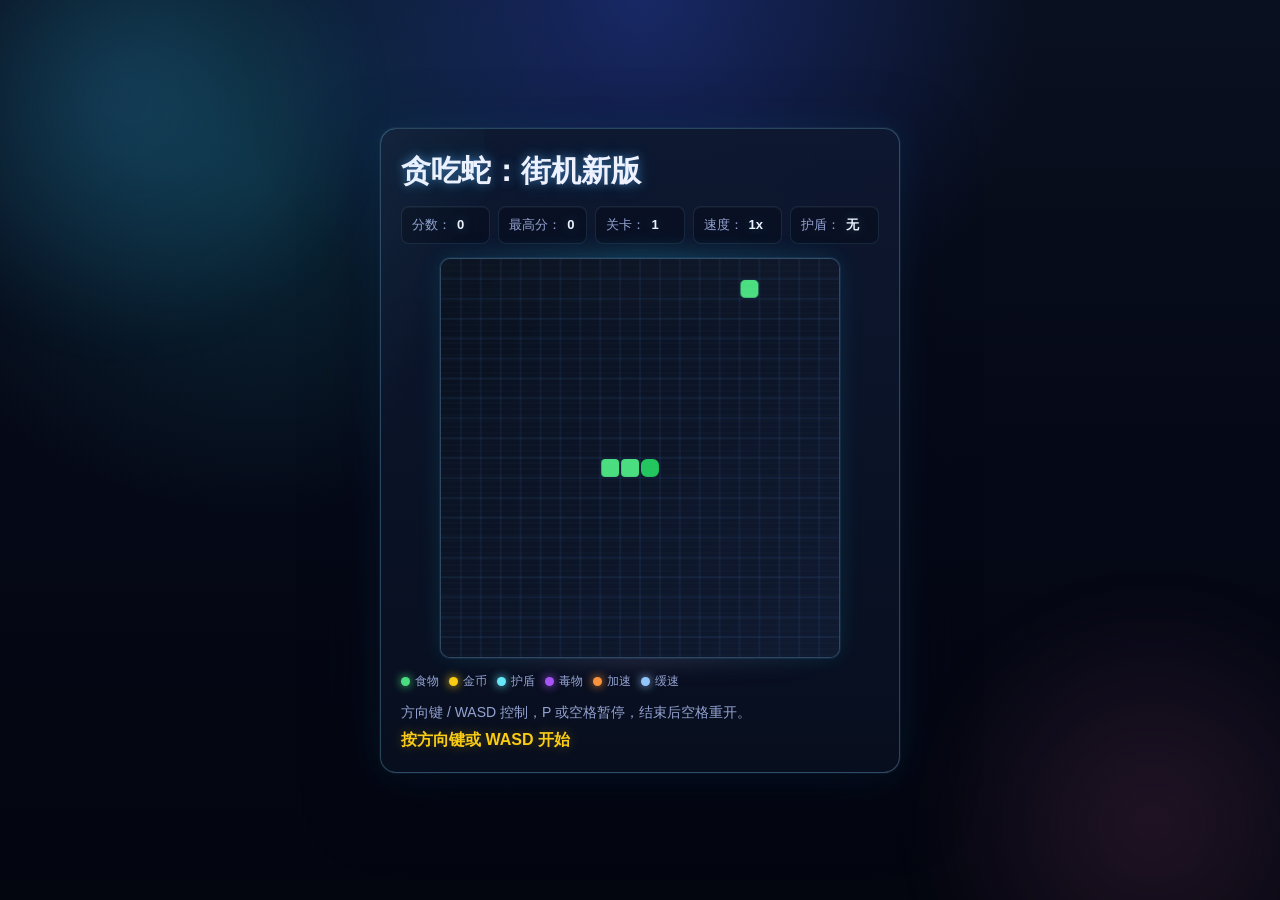
<file: demo/index.html>
<!doctype html>
<html lang="zh-CN">
  <head>
    <meta charset="UTF-8" />
    <meta name="viewport" content="width=device-width, initial-scale=1.0" />
    <title>贪吃蛇</title>
    <link rel="stylesheet" href="./style.css" />
  </head>
  <body>
    <div class="page-glow glow-a" aria-hidden="true"></div>
    <div class="page-glow glow-b" aria-hidden="true"></div>

    <main id="app" class="app">
      <h1>贪吃蛇：街机新版</h1>
      <!-- 分数面板会由脚本实时更新当前分数、关卡和状态。 -->
      <section id="panel" class="panel">
        <p>分数：<span id="score">0</span></p>
        <p>最高分：<span id="best">0</span></p>
        <p>关卡：<span id="level">1</span></p>
        <p>速度：<span id="speed">1x</span></p>
        <p>护盾：<span id="shield">无</span></p>
      </section>
      <div class="game-shell">
        <canvas id="game" width="400" height="400" aria-label="贪吃蛇游戏画布"></canvas>
        <div class="scanlines" aria-hidden="true"></div>
      </div>
      <div class="legend" aria-label="食物说明">
        <span><i class="dot normal"></i>食物</span>
        <span><i class="dot gold"></i>金币</span>
        <span><i class="dot shield"></i>护盾</span>
        <span><i class="dot poison"></i>毒物</span>
        <span><i class="dot boost"></i>加速</span>
        <span><i class="dot slow"></i>缓速</span>
      </div>
      <div class="touch-controls" aria-label="移动端方向键">
        <button type="button" data-dir="up" aria-label="向上">↑</button>
        <button type="button" data-dir="left" aria-label="向左">←</button>
        <button type="button" data-dir="down" aria-label="向下">↓</button>
        <button type="button" data-dir="right" aria-label="向右">→</button>
      </div>
      <p class="tips">方向键 / WASD 控制，P 或空格暂停，结束后空格重开。</p>
      <p id="status" class="status"></p>
    </main>

    <!-- 游戏逻辑独立放在脚本文件中，页面只保留基础结构。 -->
    <script src="./script.js"></script>
  </body>
</html>
</file>
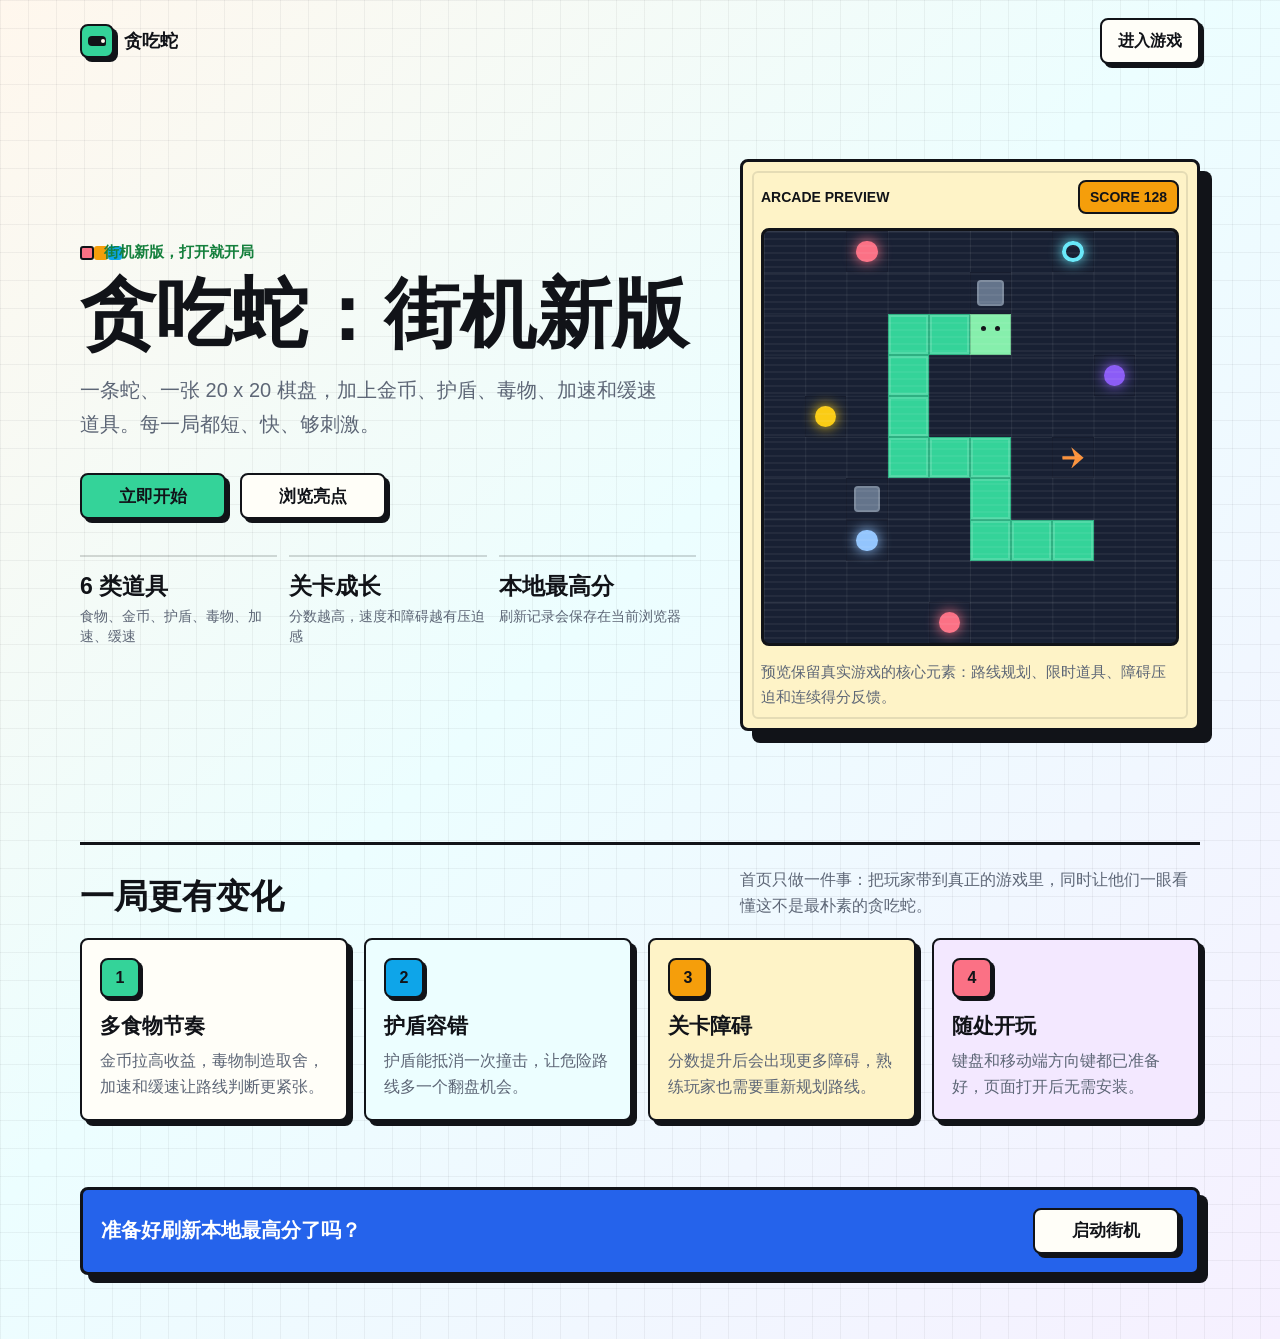
<file: hello.html>
<!-- create by zzm -->
<!doctype html>
<html lang="zh-CN">
  <head>
    <meta charset="UTF-8" />
    <meta name="viewport" content="width=device-width, initial-scale=1.0" />
    <title>贪吃蛇：街机新版</title>
    <style>
      :root {
        --ink: #111318;
        --paper: #fff9ed;
        --paper-soft: #fffef8;
        --mint: #34d399;
        --mint-dark: #15803d;
        --coral: #fb7185;
        --amber: #f59e0b;
        --sky: #0ea5e9;
        --violet: #8b5cf6;
        --blue: #2563eb;
        --muted: #5d6676;
        --grid: #182033;
        --line: rgb(17 19 24 / 16%);
      }

      * {
        box-sizing: border-box;
      }

      html {
        scroll-behavior: smooth;
      }

      body {
        margin: 0;
        min-height: 100vh;
        background:
          linear-gradient(90deg, rgb(17 19 24 / 5%) 1px, transparent 1px),
          linear-gradient(180deg, rgb(17 19 24 / 5%) 1px, transparent 1px),
          linear-gradient(135deg, #fff7ed 0%, #ecfeff 46%, #f6f0ff 100%);
        background-size: 28px 28px, 28px 28px, auto;
        color: var(--ink);
        font-family: "PingFang SC", "Noto Sans SC", "Microsoft YaHei", Arial, sans-serif;
      }

      a {
        color: inherit;
        text-decoration: none;
      }

      .site-header {
        display: flex;
        align-items: center;
        justify-content: space-between;
        width: min(1120px, calc(100% - 32px));
        margin: 0 auto;
        padding: 18px 0;
      }

      .brand {
        display: inline-flex;
        align-items: center;
        gap: 10px;
        font-size: 18px;
        font-weight: 900;
      }

      .brand-mark {
        position: relative;
        display: grid;
        width: 34px;
        height: 34px;
        place-items: center;
        border: 2px solid var(--ink);
        border-radius: 8px;
        background: var(--mint);
        box-shadow: 4px 4px 0 var(--ink);
      }

      .brand-mark::before,
      .brand-mark::after {
        content: "";
        position: absolute;
        background: var(--ink);
      }

      .brand-mark::before {
        width: 18px;
        height: 10px;
        border-radius: 4px 4px 2px 4px;
      }

      .brand-mark::after {
        right: 7px;
        width: 4px;
        height: 4px;
        border-radius: 50%;
        background: var(--paper);
      }

      .nav-link,
      .button {
        display: inline-flex;
        align-items: center;
        justify-content: center;
        min-height: 46px;
        border: 2px solid var(--ink);
        border-radius: 8px;
        font-weight: 900;
        box-shadow: 4px 4px 0 var(--ink);
        transition: transform 160ms ease, box-shadow 160ms ease;
      }

      .nav-link {
        padding: 0 16px;
        background: var(--paper-soft);
      }

      .nav-link:hover,
      .button:hover {
        transform: translate(2px, 2px);
        box-shadow: 2px 2px 0 var(--ink);
      }

      main {
        width: min(1120px, calc(100% - 32px));
        margin: 0 auto;
      }

      .hero {
        display: grid;
        grid-template-columns: minmax(0, 1fr) minmax(320px, 460px);
        gap: 44px;
        align-items: center;
        min-height: calc(100svh - 150px);
        padding: 24px 0 48px;
      }

      .hero-copy {
        max-width: 640px;
      }

      .eyebrow {
        display: inline-flex;
        align-items: center;
        gap: 10px;
        margin: 0 0 16px;
        color: var(--mint-dark);
        font-size: 15px;
        font-weight: 900;
      }

      .eyebrow::before {
        content: "";
        width: 10px;
        height: 10px;
        border: 2px solid var(--ink);
        border-radius: 3px;
        background: var(--coral);
        box-shadow: 14px 0 0 var(--amber), 28px 0 0 var(--sky);
      }

      h1 {
        max-width: 700px;
        margin: 0;
        font-size: 76px;
        line-height: 0.96;
        letter-spacing: 0;
      }

      .summary {
        max-width: 590px;
        margin: 22px 0 0;
        color: var(--muted);
        font-size: 20px;
        line-height: 1.7;
      }

      .actions {
        display: flex;
        flex-wrap: wrap;
        gap: 14px;
        margin-top: 32px;
      }

      .button {
        min-width: 146px;
        padding: 0 22px;
        font-size: 17px;
      }

      .button-primary {
        background: var(--mint);
      }

      .button-secondary {
        background: var(--paper-soft);
      }

      .quick-facts {
        display: grid;
        grid-template-columns: repeat(3, minmax(0, 1fr));
        gap: 12px;
        margin-top: 36px;
      }

      .fact {
        border-top: 2px solid var(--line);
        padding-top: 14px;
      }

      .fact strong {
        display: block;
        font-size: 23px;
      }

      .fact span {
        display: block;
        margin-top: 4px;
        color: var(--muted);
        font-size: 14px;
        line-height: 1.45;
      }

      .cabinet {
        position: relative;
        padding: 18px;
        border: 3px solid var(--ink);
        border-radius: 8px;
        background: #fef3c7;
        box-shadow: 12px 12px 0 var(--ink);
      }

      .cabinet::before {
        content: "";
        position: absolute;
        inset: 9px;
        border: 2px solid rgb(17 19 24 / 10%);
        border-radius: 6px;
        pointer-events: none;
      }

      .cabinet-topbar {
        position: relative;
        z-index: 1;
        display: flex;
        align-items: center;
        justify-content: space-between;
        gap: 12px;
        margin-bottom: 14px;
        font-size: 14px;
        font-weight: 900;
      }

      .score-pill {
        padding: 7px 10px;
        border: 2px solid var(--ink);
        border-radius: 8px;
        background: var(--amber);
      }

      .screen {
        position: relative;
        z-index: 1;
        aspect-ratio: 1;
        overflow: hidden;
        border: 3px solid var(--ink);
        border-radius: 8px;
        background:
          linear-gradient(90deg, rgb(255 255 255 / 7%) 1px, transparent 1px),
          linear-gradient(180deg, rgb(255 255 255 / 7%) 1px, transparent 1px),
          var(--grid);
        background-size: 10% 10%;
      }

      .screen::after {
        content: "";
        position: absolute;
        inset: 0;
        background: repeating-linear-gradient(
          180deg,
          rgb(255 255 255 / 5%) 0,
          rgb(255 255 255 / 5%) 2px,
          transparent 2px,
          transparent 7px
        );
        pointer-events: none;
      }

      .tile {
        position: absolute;
        width: 10%;
        height: 10%;
        border: 1px solid rgb(17 19 24 / 18%);
      }

      .snake {
        background: var(--mint);
        box-shadow: inset 0 0 0 2px rgb(255 255 255 / 14%);
      }

      .head {
        background: #86efac;
      }

      .head::before,
      .head::after {
        content: "";
        position: absolute;
        top: 28%;
        width: 5px;
        height: 5px;
        border-radius: 50%;
        background: var(--ink);
      }

      .head::before {
        left: 25%;
      }

      .head::after {
        right: 25%;
      }

      .food,
      .gold,
      .shield,
      .poison,
      .boost,
      .slow,
      .rock {
        background: var(--grid);
      }

      .food::before,
      .gold::before,
      .shield::before,
      .poison::before,
      .boost::before,
      .slow::before,
      .rock::before {
        content: "";
        position: absolute;
        inset: 23%;
        border-radius: 50%;
        box-shadow: 0 0 14px currentColor;
      }

      .food::before {
        color: var(--coral);
        background: var(--coral);
      }

      .gold::before {
        color: #facc15;
        background: #facc15;
      }

      .shield::before {
        color: #67e8f9;
        border: 4px solid #67e8f9;
        background: transparent;
      }

      .poison::before {
        color: var(--violet);
        background: var(--violet);
      }

      .boost::before {
        color: #fb923c;
        background: #fb923c;
        clip-path: polygon(42% 0, 100% 50%, 42% 100%, 58% 58%, 0 58%, 0 42%, 58% 42%);
      }

      .slow::before {
        color: #93c5fd;
        background: #93c5fd;
      }

      .rock::before {
        inset: 16%;
        border-radius: 4px;
        background: #64748b;
        box-shadow: inset 0 0 0 2px rgb(255 255 255 / 14%);
      }

      .cabinet-note {
        position: relative;
        z-index: 1;
        margin: 14px 0 0;
        color: var(--muted);
        font-size: 15px;
        line-height: 1.65;
      }

      .feature-band {
        padding: 10px 0 66px;
      }

      .section-title {
        display: flex;
        align-items: end;
        justify-content: space-between;
        gap: 24px;
        margin-bottom: 18px;
        border-top: 3px solid var(--ink);
        padding-top: 22px;
      }

      .section-title h2 {
        margin: 0;
        font-size: 34px;
        letter-spacing: 0;
      }

      .section-title p {
        max-width: 460px;
        margin: 0;
        color: var(--muted);
        line-height: 1.65;
      }

      .features {
        display: grid;
        grid-template-columns: repeat(4, minmax(0, 1fr));
        gap: 16px;
      }

      .feature {
        min-height: 172px;
        padding: 18px;
        border: 2px solid var(--ink);
        border-radius: 8px;
        background: var(--paper-soft);
        box-shadow: 5px 5px 0 var(--ink);
      }

      .feature:nth-child(2) {
        background: #ecfeff;
      }

      .feature:nth-child(3) {
        background: #fef3c7;
      }

      .feature:nth-child(4) {
        background: #f3e8ff;
      }

      .feature-icon {
        display: grid;
        width: 40px;
        height: 40px;
        margin-bottom: 14px;
        place-items: center;
        border: 2px solid var(--ink);
        border-radius: 8px;
        background: var(--mint);
        font-weight: 900;
        box-shadow: 3px 3px 0 var(--ink);
      }

      .feature:nth-child(2) .feature-icon {
        background: var(--sky);
      }

      .feature:nth-child(3) .feature-icon {
        background: var(--amber);
      }

      .feature:nth-child(4) .feature-icon {
        background: var(--coral);
      }

      .feature h3 {
        margin: 0 0 8px;
        font-size: 21px;
        letter-spacing: 0;
      }

      .feature p {
        margin: 0;
        color: var(--muted);
        line-height: 1.65;
      }

      .play-strip {
        display: flex;
        align-items: center;
        justify-content: space-between;
        gap: 18px;
        margin-bottom: 64px;
        padding: 18px;
        border: 3px solid var(--ink);
        border-radius: 8px;
        background: var(--blue);
        color: white;
        box-shadow: 8px 8px 0 var(--ink);
      }

      .play-strip p {
        margin: 0;
        font-size: 20px;
        font-weight: 900;
      }

      .play-strip .button {
        flex: 0 0 auto;
        background: var(--paper-soft);
        color: var(--ink);
      }

      @media (max-width: 940px) {
        .hero {
          grid-template-columns: 1fr;
          gap: 32px;
          min-height: auto;
          padding-top: 18px;
        }

        h1 {
          font-size: 62px;
        }

        .cabinet {
          max-width: 520px;
        }

        .features {
          grid-template-columns: repeat(2, minmax(0, 1fr));
        }
      }

      @media (max-width: 640px) {
        .site-header,
        main {
          width: min(100% - 24px, 1120px);
        }

        .site-header {
          padding-top: 14px;
        }

        .brand {
          font-size: 16px;
        }

        .nav-link {
          min-height: 40px;
          padding: 0 12px;
        }

        h1 {
          font-size: 46px;
        }

        .summary {
          font-size: 17px;
        }

        .quick-facts,
        .features {
          grid-template-columns: 1fr;
        }

        .cabinet {
          padding: 12px;
          box-shadow: 7px 7px 0 var(--ink);
        }

        .section-title,
        .play-strip {
          align-items: stretch;
          flex-direction: column;
        }

        .section-title h2 {
          font-size: 28px;
        }

        .play-strip .button {
          width: 100%;
        }
      }
    </style>
  </head>
  <body>
    <header class="site-header" aria-label="站点导航">
      <a class="brand" href="./hello.html" aria-label="贪吃蛇街机新版首页">
        <span class="brand-mark" aria-hidden="true"></span>
        <span>贪吃蛇</span>
      </a>
      <a class="nav-link" href="./demo/index.html">进入游戏</a>
    </header>

    <main>
      <section class="hero" aria-labelledby="hero-title">
        <div class="hero-copy">
          <p class="eyebrow">街机新版，打开就开局</p>
          <h1 id="hero-title">贪吃蛇：街机新版</h1>
          <p class="summary">
            一条蛇、一张 20 x 20 棋盘，加上金币、护盾、毒物、加速和缓速道具。每一局都短、快、够刺激。
          </p>
          <div class="actions">
            <a class="button button-primary" href="./demo/index.html">立即开始</a>
            <a class="button button-secondary" href="#features">浏览亮点</a>
          </div>
          <div class="quick-facts" aria-label="游戏信息">
            <div class="fact">
              <strong>6 类道具</strong>
              <span>食物、金币、护盾、毒物、加速、缓速</span>
            </div>
            <div class="fact">
              <strong>关卡成长</strong>
              <span>分数越高，速度和障碍越有压迫感</span>
            </div>
            <div class="fact">
              <strong>本地最高分</strong>
              <span>刷新记录会保存在当前浏览器</span>
            </div>
          </div>
        </div>

        <aside class="cabinet" aria-label="游戏画面预览">
          <div class="cabinet-topbar">
            <span>ARCADE PREVIEW</span>
            <span class="score-pill">SCORE 128</span>
          </div>
          <div class="screen" aria-hidden="true">
            <span class="tile food" style="left: 20%; top: 0%"></span>
            <span class="tile shield" style="left: 70%; top: 0%"></span>
            <span class="tile rock" style="left: 50%; top: 10%"></span>
            <span class="tile snake" style="left: 30%; top: 20%"></span>
            <span class="tile snake" style="left: 40%; top: 20%"></span>
            <span class="tile head" style="left: 50%; top: 20%"></span>
            <span class="tile snake" style="left: 30%; top: 30%"></span>
            <span class="tile poison" style="left: 80%; top: 30%"></span>
            <span class="tile gold" style="left: 10%; top: 40%"></span>
            <span class="tile snake" style="left: 30%; top: 40%"></span>
            <span class="tile snake" style="left: 30%; top: 50%"></span>
            <span class="tile snake" style="left: 40%; top: 50%"></span>
            <span class="tile snake" style="left: 50%; top: 50%"></span>
            <span class="tile boost" style="left: 70%; top: 50%"></span>
            <span class="tile rock" style="left: 20%; top: 60%"></span>
            <span class="tile snake" style="left: 50%; top: 60%"></span>
            <span class="tile slow" style="left: 20%; top: 70%"></span>
            <span class="tile snake" style="left: 50%; top: 70%"></span>
            <span class="tile snake" style="left: 60%; top: 70%"></span>
            <span class="tile snake" style="left: 70%; top: 70%"></span>
            <span class="tile food" style="left: 40%; top: 90%"></span>
          </div>
          <p class="cabinet-note">预览保留真实游戏的核心元素：路线规划、限时道具、障碍压迫和连续得分反馈。</p>
        </aside>
      </section>

      <section id="features" class="feature-band" aria-label="游戏亮点">
        <div class="section-title">
          <h2>一局更有变化</h2>
          <p>首页只做一件事：把玩家带到真正的游戏里，同时让他们一眼看懂这不是最朴素的贪吃蛇。</p>
        </div>

        <div class="features">
          <article class="feature">
            <span class="feature-icon" aria-hidden="true">1</span>
            <h3>多食物节奏</h3>
            <p>金币拉高收益，毒物制造取舍，加速和缓速让路线判断更紧张。</p>
          </article>
          <article class="feature">
            <span class="feature-icon" aria-hidden="true">2</span>
            <h3>护盾容错</h3>
            <p>护盾能抵消一次撞击，让危险路线多一个翻盘机会。</p>
          </article>
          <article class="feature">
            <span class="feature-icon" aria-hidden="true">3</span>
            <h3>关卡障碍</h3>
            <p>分数提升后会出现更多障碍，熟练玩家也需要重新规划路线。</p>
          </article>
          <article class="feature">
            <span class="feature-icon" aria-hidden="true">4</span>
            <h3>随处开玩</h3>
            <p>键盘和移动端方向键都已准备好，页面打开后无需安装。</p>
          </article>
        </div>
      </section>

      <section class="play-strip" aria-label="开始游戏">
        <p>准备好刷新本地最高分了吗？</p>
        <a class="button" href="./demo/index.html">启动街机</a>
      </section>
    </main>
  </body>
</html>
</file>
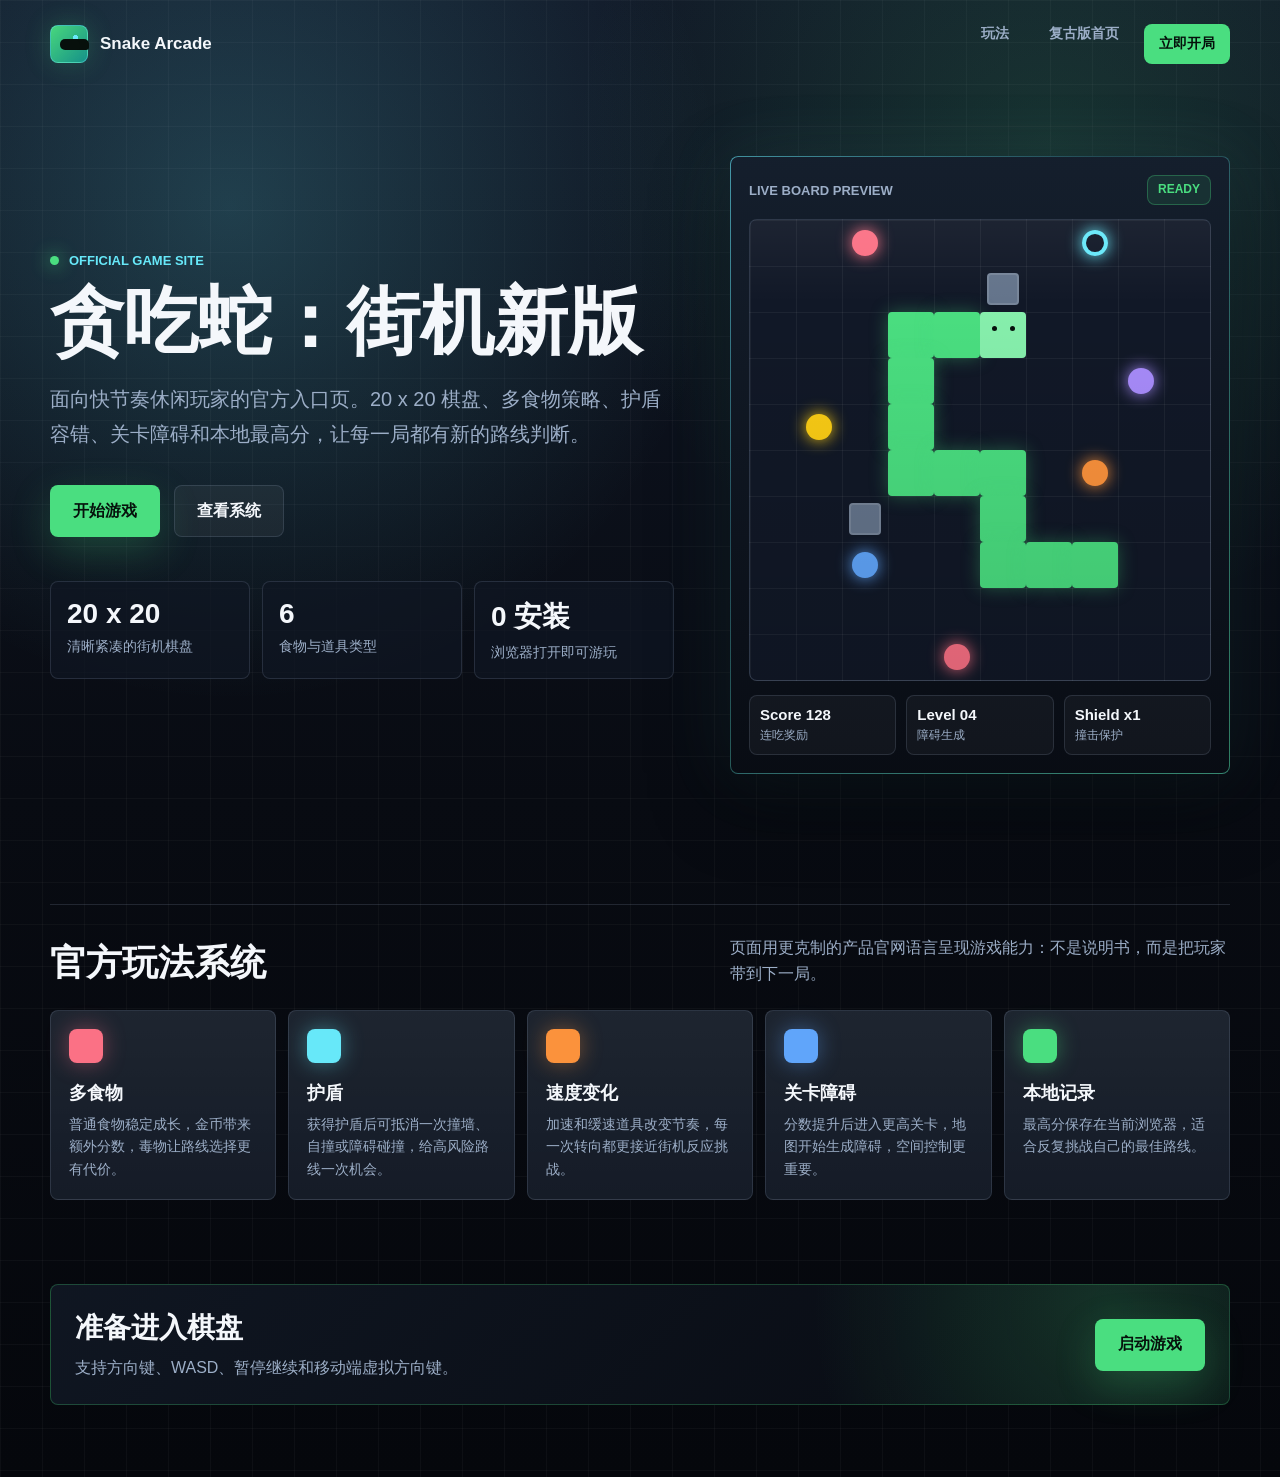
<file: hello2.html>
<!-- Code author: zzm -->
<!doctype html>
<html lang="zh-CN">
  <head>
    <meta charset="UTF-8" />
    <meta name="viewport" content="width=device-width, initial-scale=1.0" />
    <title>贪吃蛇：街机新版 | 官方首页</title>
    <style>
      :root {
        --bg: #080b12;
        --surface: #101723;
        --surface-2: #151f2d;
        --line: rgb(149 167 196 / 18%);
        --text: #f4f7fb;
        --muted: #9caec7;
        --green: #4ade80;
        --cyan: #67e8f9;
        --rose: #fb7185;
        --gold: #facc15;
        --orange: #fb923c;
        --purple: #a78bfa;
        --blue: #60a5fa;
      }

      * {
        box-sizing: border-box;
      }

      html {
        scroll-behavior: smooth;
      }

      body {
        margin: 0;
        min-height: 100vh;
        background:
          linear-gradient(90deg, rgb(255 255 255 / 3%) 1px, transparent 1px),
          linear-gradient(180deg, rgb(255 255 255 / 3%) 1px, transparent 1px),
          radial-gradient(circle at 18% 14%, rgb(103 232 249 / 20%), transparent 30%),
          radial-gradient(circle at 82% 10%, rgb(74 222 128 / 15%), transparent 28%),
          linear-gradient(180deg, #111827 0%, var(--bg) 54%, #05070c 100%);
        background-size: 42px 42px, 42px 42px, auto, auto, auto;
        color: var(--text);
        font-family: Inter, "PingFang SC", "Noto Sans SC", "Microsoft YaHei", Arial, sans-serif;
      }

      a {
        color: inherit;
        text-decoration: none;
      }

      .shell {
        width: min(1180px, calc(100% - 40px));
        margin: 0 auto;
      }

      .site-header {
        display: flex;
        align-items: center;
        justify-content: space-between;
        gap: 20px;
        padding: 24px 0;
      }

      .brand {
        display: inline-flex;
        align-items: center;
        gap: 12px;
        font-size: 17px;
        font-weight: 800;
      }

      .brand-mark {
        position: relative;
        width: 38px;
        height: 38px;
        border: 1px solid rgb(103 232 249 / 42%);
        border-radius: 8px;
        background:
          radial-gradient(circle at 68% 32%, var(--cyan) 0 7%, transparent 8%),
          linear-gradient(135deg, rgb(74 222 128 / 96%), rgb(20 184 166 / 72%));
        box-shadow: 0 0 26px rgb(74 222 128 / 22%);
      }

      .brand-mark::before {
        content: "";
        position: absolute;
        left: 9px;
        top: 13px;
        width: 20px;
        height: 11px;
        border-radius: 5px 5px 3px 5px;
        background: #07100c;
        box-shadow: 9px 0 0 #07100c;
      }

      .nav {
        display: flex;
        align-items: center;
        gap: 10px;
      }

      .nav a {
        min-height: 40px;
        padding: 0 14px;
        border: 1px solid transparent;
        border-radius: 8px;
        color: var(--muted);
        font-size: 14px;
        font-weight: 700;
      }

      .nav a:hover {
        border-color: var(--line);
        color: var(--text);
        background: rgb(255 255 255 / 5%);
      }

      .nav .play-link {
        display: inline-flex;
        align-items: center;
        color: #05110b;
        background: var(--green);
      }

      .hero {
        display: grid;
        grid-template-columns: minmax(0, 1fr) minmax(360px, 500px);
        gap: 56px;
        align-items: center;
        min-height: calc(100svh - 104px);
        padding: 34px 0 76px;
      }

      .label {
        display: inline-flex;
        align-items: center;
        gap: 10px;
        margin: 0 0 18px;
        color: var(--cyan);
        font-size: 13px;
        font-weight: 800;
        letter-spacing: 0;
        text-transform: uppercase;
      }

      .label::before {
        content: "";
        width: 9px;
        height: 9px;
        border-radius: 50%;
        background: var(--green);
        box-shadow: 0 0 18px var(--green);
      }

      h1 {
        max-width: 740px;
        margin: 0;
        font-size: 74px;
        line-height: 0.98;
        letter-spacing: 0;
      }

      .lead {
        max-width: 650px;
        margin: 24px 0 0;
        color: var(--muted);
        font-size: 20px;
        line-height: 1.72;
      }

      .actions {
        display: flex;
        flex-wrap: wrap;
        gap: 14px;
        margin-top: 34px;
      }

      .button {
        display: inline-flex;
        align-items: center;
        justify-content: center;
        min-height: 52px;
        padding: 0 22px;
        border: 1px solid var(--line);
        border-radius: 8px;
        font-size: 16px;
        font-weight: 800;
        transition: transform 160ms ease, border-color 160ms ease, background 160ms ease;
      }

      .button:hover {
        transform: translateY(-2px);
        border-color: rgb(103 232 249 / 58%);
      }

      .button-primary {
        border-color: transparent;
        color: #06120c;
        background: var(--green);
        box-shadow: 0 14px 40px rgb(74 222 128 / 22%);
      }

      .button-secondary {
        background: rgb(255 255 255 / 5%);
      }

      .metrics {
        display: grid;
        grid-template-columns: repeat(3, minmax(0, 1fr));
        gap: 12px;
        margin-top: 44px;
      }

      .metric {
        min-height: 96px;
        padding: 16px;
        border: 1px solid var(--line);
        border-radius: 8px;
        background: rgb(16 23 35 / 72%);
      }

      .metric strong {
        display: block;
        font-size: 28px;
      }

      .metric span {
        display: block;
        margin-top: 6px;
        color: var(--muted);
        font-size: 14px;
        line-height: 1.45;
      }

      .showcase {
        position: relative;
        padding: 18px;
        border: 1px solid rgb(103 232 249 / 28%);
        border-radius: 8px;
        background:
          linear-gradient(180deg, rgb(21 31 45 / 92%), rgb(8 11 18 / 92%)),
          var(--surface);
        box-shadow:
          0 26px 80px rgb(0 0 0 / 44%),
          0 0 70px rgb(103 232 249 / 10%);
      }

      .showcase::before {
        content: "";
        position: absolute;
        inset: -1px;
        border-radius: inherit;
        background: linear-gradient(135deg, rgb(103 232 249 / 45%), transparent 34%, rgb(74 222 128 / 36%));
        mask: linear-gradient(#fff 0 0) content-box, linear-gradient(#fff 0 0);
        mask-composite: exclude;
        padding: 1px;
        pointer-events: none;
      }

      .screen-header {
        display: flex;
        align-items: center;
        justify-content: space-between;
        gap: 16px;
        margin-bottom: 14px;
      }

      .screen-title {
        color: var(--muted);
        font-size: 13px;
        font-weight: 800;
        letter-spacing: 0;
      }

      .status-pill {
        min-height: 30px;
        padding: 6px 10px;
        border: 1px solid rgb(74 222 128 / 30%);
        border-radius: 8px;
        color: var(--green);
        background: rgb(74 222 128 / 10%);
        font-size: 12px;
        font-weight: 800;
      }

      .game-screen {
        position: relative;
        aspect-ratio: 1;
        overflow: hidden;
        border: 1px solid rgb(149 167 196 / 22%);
        border-radius: 8px;
        background:
          linear-gradient(90deg, rgb(255 255 255 / 5%) 1px, transparent 1px),
          linear-gradient(180deg, rgb(255 255 255 / 5%) 1px, transparent 1px),
          #111827;
        background-size: 10% 10%;
      }

      .game-screen::after {
        content: "";
        position: absolute;
        inset: 0;
        background: linear-gradient(180deg, rgb(255 255 255 / 5%), transparent 18%, rgb(0 0 0 / 12%));
        pointer-events: none;
      }

      .tile {
        position: absolute;
        width: 10%;
        height: 10%;
      }

      .snake {
        border-radius: 4px;
        background: var(--green);
        box-shadow: 0 0 18px rgb(74 222 128 / 34%);
      }

      .head {
        border-radius: 4px;
        background: #86efac;
      }

      .head::before,
      .head::after {
        content: "";
        position: absolute;
        top: 30%;
        width: 5px;
        height: 5px;
        border-radius: 50%;
        background: #07100c;
      }

      .head::before {
        left: 25%;
      }

      .head::after {
        right: 25%;
      }

      .item::before,
      .rock::before {
        content: "";
        position: absolute;
        inset: 22%;
        border-radius: 50%;
        background: currentColor;
        box-shadow: 0 0 16px currentColor;
      }

      .food {
        color: var(--rose);
      }

      .gold {
        color: var(--gold);
      }

      .shield {
        color: var(--cyan);
      }

      .shield::before {
        border: 4px solid currentColor;
        background: transparent;
      }

      .boost {
        color: var(--orange);
      }

      .slow {
        color: var(--blue);
      }

      .poison {
        color: var(--purple);
      }

      .rock::before {
        inset: 16%;
        border-radius: 4px;
        color: #64748b;
        box-shadow: inset 0 0 0 2px rgb(255 255 255 / 12%);
      }

      .screen-footer {
        display: grid;
        grid-template-columns: repeat(3, minmax(0, 1fr));
        gap: 10px;
        margin-top: 14px;
      }

      .chip {
        min-height: 58px;
        padding: 10px;
        border: 1px solid var(--line);
        border-radius: 8px;
        background: rgb(255 255 255 / 4%);
      }

      .chip b {
        display: block;
        font-size: 15px;
      }

      .chip span {
        display: block;
        margin-top: 4px;
        color: var(--muted);
        font-size: 12px;
      }

      .section {
        padding: 20px 0 84px;
      }

      .section-heading {
        display: flex;
        align-items: end;
        justify-content: space-between;
        gap: 24px;
        margin-bottom: 22px;
        padding-top: 30px;
        border-top: 1px solid var(--line);
      }

      .section-heading h2 {
        margin: 0;
        font-size: 36px;
        letter-spacing: 0;
      }

      .section-heading p {
        max-width: 500px;
        margin: 0;
        color: var(--muted);
        line-height: 1.65;
      }

      .feature-grid {
        display: grid;
        grid-template-columns: repeat(5, minmax(0, 1fr));
        gap: 12px;
      }

      .feature-card {
        min-height: 178px;
        padding: 18px;
        border: 1px solid var(--line);
        border-radius: 8px;
        background:
          linear-gradient(180deg, rgb(255 255 255 / 6%), rgb(255 255 255 / 2%)),
          var(--surface);
      }

      .feature-card i {
        display: block;
        width: 34px;
        height: 34px;
        margin-bottom: 18px;
        border-radius: 8px;
        background: var(--accent);
        box-shadow: 0 0 22px color-mix(in srgb, var(--accent), transparent 58%);
      }

      .feature-card h3 {
        margin: 0 0 8px;
        font-size: 18px;
        letter-spacing: 0;
      }

      .feature-card p {
        margin: 0;
        color: var(--muted);
        font-size: 14px;
        line-height: 1.62;
      }

      .launch {
        display: grid;
        grid-template-columns: minmax(0, 1fr) auto;
        gap: 22px;
        align-items: center;
        margin-bottom: 72px;
        padding: 24px;
        border: 1px solid rgb(74 222 128 / 26%);
        border-radius: 8px;
        background:
          radial-gradient(circle at 90% 20%, rgb(74 222 128 / 18%), transparent 28%),
          linear-gradient(135deg, rgb(16 23 35 / 96%), rgb(8 11 18 / 96%));
      }

      .launch h2 {
        margin: 0;
        font-size: 28px;
        letter-spacing: 0;
      }

      .launch p {
        margin: 8px 0 0;
        color: var(--muted);
        line-height: 1.6;
      }

      @media (max-width: 980px) {
        .hero {
          grid-template-columns: 1fr;
          min-height: auto;
          gap: 36px;
        }

        h1 {
          font-size: 60px;
        }

        .showcase {
          max-width: 560px;
        }

        .feature-grid {
          grid-template-columns: repeat(2, minmax(0, 1fr));
        }
      }

      @media (max-width: 680px) {
        .shell {
          width: min(100% - 24px, 1180px);
        }

        .site-header {
          align-items: flex-start;
          flex-direction: column;
          padding-top: 16px;
        }

        .nav {
          width: 100%;
          justify-content: space-between;
        }

        .nav a {
          padding: 0 10px;
          font-size: 13px;
        }

        h1 {
          font-size: 43px;
        }

        .lead {
          font-size: 17px;
        }

        .metrics,
        .screen-footer,
        .feature-grid,
        .launch {
          grid-template-columns: 1fr;
        }

        .section-heading {
          align-items: flex-start;
          flex-direction: column;
        }

        .launch .button {
          width: 100%;
        }
      }
    </style>
  </head>
  <body>
    <header class="site-header shell" aria-label="官方导航">
      <a class="brand" href="./hello2.html" aria-label="贪吃蛇街机新版官方首页">
        <span class="brand-mark" aria-hidden="true"></span>
        <span>Snake Arcade</span>
      </a>
      <nav class="nav" aria-label="页面导航">
        <a href="#features">玩法</a>
        <a href="./hello.html">复古版首页</a>
        <a class="play-link" href="./demo/index.html">立即开局</a>
      </nav>
    </header>

    <main class="shell">
      <section class="hero" aria-labelledby="hero-title">
        <div>
          <p class="label">Official Game Site</p>
          <h1 id="hero-title">贪吃蛇：街机新版</h1>
          <p class="lead">
            面向快节奏休闲玩家的官方入口页。20 x 20 棋盘、多食物策略、护盾容错、关卡障碍和本地最高分，让每一局都有新的路线判断。
          </p>
          <div class="actions">
            <a class="button button-primary" href="./demo/index.html">开始游戏</a>
            <a class="button button-secondary" href="#features">查看系统</a>
          </div>
          <div class="metrics" aria-label="游戏亮点概览">
            <div class="metric">
              <strong>20 x 20</strong>
              <span>清晰紧凑的街机棋盘</span>
            </div>
            <div class="metric">
              <strong>6</strong>
              <span>食物与道具类型</span>
            </div>
            <div class="metric">
              <strong>0 安装</strong>
              <span>浏览器打开即可游玩</span>
            </div>
          </div>
        </div>

        <aside class="showcase" aria-label="游戏预览">
          <div class="screen-header">
            <span class="screen-title">LIVE BOARD PREVIEW</span>
            <span class="status-pill">READY</span>
          </div>
          <div class="game-screen" aria-hidden="true">
            <span class="tile item food" style="left: 20%; top: 0%"></span>
            <span class="tile item shield" style="left: 70%; top: 0%"></span>
            <span class="tile rock" style="left: 50%; top: 10%"></span>
            <span class="tile snake" style="left: 30%; top: 20%"></span>
            <span class="tile snake" style="left: 40%; top: 20%"></span>
            <span class="tile head" style="left: 50%; top: 20%"></span>
            <span class="tile snake" style="left: 30%; top: 30%"></span>
            <span class="tile item poison" style="left: 80%; top: 30%"></span>
            <span class="tile item gold" style="left: 10%; top: 40%"></span>
            <span class="tile snake" style="left: 30%; top: 40%"></span>
            <span class="tile snake" style="left: 30%; top: 50%"></span>
            <span class="tile snake" style="left: 40%; top: 50%"></span>
            <span class="tile snake" style="left: 50%; top: 50%"></span>
            <span class="tile item boost" style="left: 70%; top: 50%"></span>
            <span class="tile rock" style="left: 20%; top: 60%"></span>
            <span class="tile snake" style="left: 50%; top: 60%"></span>
            <span class="tile item slow" style="left: 20%; top: 70%"></span>
            <span class="tile snake" style="left: 50%; top: 70%"></span>
            <span class="tile snake" style="left: 60%; top: 70%"></span>
            <span class="tile snake" style="left: 70%; top: 70%"></span>
            <span class="tile item food" style="left: 40%; top: 90%"></span>
          </div>
          <div class="screen-footer" aria-label="预览数据">
            <div class="chip">
              <b>Score 128</b>
              <span>连吃奖励</span>
            </div>
            <div class="chip">
              <b>Level 04</b>
              <span>障碍生成</span>
            </div>
            <div class="chip">
              <b>Shield x1</b>
              <span>撞击保护</span>
            </div>
          </div>
        </aside>
      </section>

      <section id="features" class="section" aria-label="核心玩法">
        <div class="section-heading">
          <h2>官方玩法系统</h2>
          <p>页面用更克制的产品官网语言呈现游戏能力：不是说明书，而是把玩家带到下一局。</p>
        </div>

        <div class="feature-grid">
          <article class="feature-card" style="--accent: var(--rose)">
            <i aria-hidden="true"></i>
            <h3>多食物</h3>
            <p>普通食物稳定成长，金币带来额外分数，毒物让路线选择更有代价。</p>
          </article>
          <article class="feature-card" style="--accent: var(--cyan)">
            <i aria-hidden="true"></i>
            <h3>护盾</h3>
            <p>获得护盾后可抵消一次撞墙、自撞或障碍碰撞，给高风险路线一次机会。</p>
          </article>
          <article class="feature-card" style="--accent: var(--orange)">
            <i aria-hidden="true"></i>
            <h3>速度变化</h3>
            <p>加速和缓速道具改变节奏，每一次转向都更接近街机反应挑战。</p>
          </article>
          <article class="feature-card" style="--accent: var(--blue)">
            <i aria-hidden="true"></i>
            <h3>关卡障碍</h3>
            <p>分数提升后进入更高关卡，地图开始生成障碍，空间控制更重要。</p>
          </article>
          <article class="feature-card" style="--accent: var(--green)">
            <i aria-hidden="true"></i>
            <h3>本地记录</h3>
            <p>最高分保存在当前浏览器，适合反复挑战自己的最佳路线。</p>
          </article>
        </div>
      </section>

      <section class="launch" aria-label="启动游戏">
        <div>
          <h2>准备进入棋盘</h2>
          <p>支持方向键、WASD、暂停继续和移动端虚拟方向键。</p>
        </div>
        <a class="button button-primary" href="./demo/index.html">启动游戏</a>
      </section>
    </main>
  </body>
</html>
</file>
<file: demo/style.css>
:root {
  --bg: #050816;
  --card: #0f1831;
  --card-edge: rgb(125 211 252 / 28%);
  --text: #eef2ff;
  --muted: #94a3d3;
  --snake: #4ade80;
  --food: #fb7185;
  --grid: rgb(91 139 255 / 17%);
  --cyan: #67e8f9;
  --blue: #60a5fa;
  --gold: #facc15;
  --danger: #fb7185;
}

* {
  box-sizing: border-box;
}

body {
  position: relative;
  margin: 0;
  min-height: 100vh;
  display: grid;
  place-items: center;
  overflow-x: hidden;
  background:
    radial-gradient(circle at top, rgb(44 74 198 / 42%) 0%, transparent 36%),
    radial-gradient(circle at 20% 20%, rgb(34 211 238 / 14%) 0%, transparent 28%),
    linear-gradient(180deg, #09101f 0%, var(--bg) 55%, #03060f 100%);
  color: var(--text);
  font-family: "PingFang SC", "Noto Sans SC", "Microsoft YaHei", sans-serif;
}

.page-glow {
  position: fixed;
  inset: auto;
  width: 40vw;
  height: 40vw;
  border-radius: 999px;
  filter: blur(28px);
  opacity: 0.38;
  pointer-events: none;
  animation: drift 10s ease-in-out infinite alternate;
}

.glow-a {
  top: -12vw;
  left: -10vw;
  background: radial-gradient(circle, rgb(56 189 248 / 56%) 0%, transparent 68%);
}

.glow-b {
  right: -10vw;
  bottom: -14vw;
  background: radial-gradient(circle, rgb(244 114 182 / 34%) 0%, transparent 68%);
  animation-duration: 12s;
}

.app {
  position: relative;
  overflow: hidden;
  width: min(94vw, 520px);
  background:
    linear-gradient(180deg, rgb(14 24 48 / 96%) 0%, rgb(8 15 31 / 94%) 100%);
  border: 1px solid var(--card-edge);
  border-radius: 16px;
  padding: 22px 20px 20px;
  box-shadow:
    0 24px 70px rgb(2 6 23 / 58%),
    0 0 0 1px rgb(125 211 252 / 7%),
    0 0 38px rgb(56 189 248 / 12%);
}

.app::before {
  content: "";
  position: absolute;
  inset: -1px;
  border-radius: inherit;
  padding: 1px;
  background: linear-gradient(135deg, rgb(103 232 249 / 68%), rgb(96 165 250 / 10%), rgb(244 114 182 / 48%));
  mask:
    linear-gradient(#fff 0 0) content-box,
    linear-gradient(#fff 0 0);
  mask-composite: exclude;
  opacity: 0.9;
  pointer-events: none;
}

.app::after {
  content: "";
  position: absolute;
  inset: 0;
  background: linear-gradient(115deg, transparent 0%, rgb(103 232 249 / 8%) 45%, transparent 70%);
  transform: translateX(-80%);
  animation: sheen 5.8s ease-in-out infinite;
  pointer-events: none;
}

h1 {
  position: relative;
  margin: 0 0 14px;
  font-size: 30px;
  letter-spacing: 0;
  text-shadow:
    0 0 10px rgb(96 165 250 / 55%),
    0 0 22px rgb(34 211 238 / 18%);
  animation: titlePulse 2.4s ease-in-out infinite;
}

.panel {
  position: relative;
  display: grid;
  grid-template-columns: repeat(5, minmax(0, 1fr));
  margin-bottom: 14px;
  color: var(--muted);
  gap: 8px;
}

.panel p {
  margin: 0;
  padding: 9px 10px;
  border: 1px solid rgb(125 211 252 / 12%);
  border-radius: 8px;
  background: rgb(8 13 28 / 58%);
  box-shadow: inset 0 1px 0 rgb(255 255 255 / 4%);
  font-size: 13px;
  white-space: nowrap;
}

.panel span {
  display: inline-block;
  margin-left: 6px;
  color: var(--text);
  font-weight: 700;
  text-shadow: 0 0 12px rgb(103 232 249 / 26%);
}

.game-shell {
  position: relative;
  width: fit-content;
  margin: 0 auto;
}

.game-shell::before {
  content: "";
  position: absolute;
  inset: -10px;
  border-radius: 18px;
  background:
    radial-gradient(circle at top, rgb(34 211 238 / 14%) 0%, transparent 44%),
    radial-gradient(circle at bottom, rgb(244 114 182 / 10%) 0%, transparent 42%);
  filter: blur(10px);
  pointer-events: none;
}

#game {
  width: 100%;
  max-width: 400px;
  position: relative;
  border: 1px solid rgb(125 211 252 / 26%);
  border-radius: 10px;
  background: #12172b;
  display: block;
  margin: 0 auto;
  box-shadow:
    0 0 0 1px rgb(96 165 250 / 10%),
    0 0 24px rgb(34 211 238 / 12%),
    inset 0 0 22px rgb(10 16 31 / 55%);
  animation: canvasPulse 2.8s ease-in-out infinite;
  aspect-ratio: 1;
}

.scanlines {
  position: absolute;
  inset: 0;
  border-radius: 10px;
  background:
    linear-gradient(180deg, rgb(255 255 255 / 4%) 0%, transparent 18%),
    repeating-linear-gradient(
      180deg,
      rgb(148 163 184 / 5%) 0,
      rgb(148 163 184 / 5%) 2px,
      transparent 2px,
      transparent 6px
    );
  mix-blend-mode: screen;
  opacity: 0.28;
  pointer-events: none;
}

.tips {
  margin: 12px 0 0;
  color: var(--muted);
  font-size: 14px;
}

.legend {
  position: relative;
  display: flex;
  flex-wrap: wrap;
  gap: 7px 10px;
  margin-top: 14px;
  color: var(--muted);
  font-size: 12px;
}

.legend span {
  display: inline-flex;
  align-items: center;
  gap: 5px;
  min-height: 20px;
}

.dot {
  width: 9px;
  height: 9px;
  border-radius: 50%;
  box-shadow: 0 0 10px currentColor;
}

.dot.normal {
  color: #4ade80;
  background: #4ade80;
}

.dot.gold {
  color: #facc15;
  background: #facc15;
}

.dot.shield {
  color: #67e8f9;
  background: #67e8f9;
}

.dot.poison {
  color: #a855f7;
  background: #a855f7;
}

.dot.boost {
  color: #fb923c;
  background: #fb923c;
}

.dot.slow {
  color: #93c5fd;
  background: #93c5fd;
}

.touch-controls {
  position: relative;
  display: none;
  grid-template-columns: repeat(3, 54px);
  grid-template-rows: repeat(2, 46px);
  justify-content: center;
  gap: 8px;
  margin-top: 14px;
}

.touch-controls button {
  border: 1px solid rgb(125 211 252 / 24%);
  border-radius: 8px;
  background: rgb(15 23 42 / 78%);
  color: var(--text);
  font: 700 20px/1 system-ui, sans-serif;
  box-shadow:
    inset 0 1px 0 rgb(255 255 255 / 6%),
    0 10px 24px rgb(2 6 23 / 28%);
}

.touch-controls button:active {
  transform: translateY(1px);
  background: rgb(30 41 59 / 88%);
}

.touch-controls [data-dir="up"] {
  grid-column: 2;
}

.touch-controls [data-dir="left"] {
  grid-column: 1;
}

.touch-controls [data-dir="down"] {
  grid-column: 2;
}

.touch-controls [data-dir="right"] {
  grid-column: 3;
}

.status {
  min-height: 22px;
  margin: 8px 0 0;
  color: var(--gold);
  font-weight: 600;
  text-shadow: 0 0 12px rgb(250 204 21 / 28%);
}

#score.pop {
  animation: scorePop 240ms ease-out;
}

.panel.flash-best p:nth-child(2) {
  animation: bestFlash 520ms ease-out;
}

.app.is-flash {
  animation: appFlash 360ms ease-out;
}

.app.is-shaking {
  animation: screenShake 320ms linear;
}

@keyframes drift {
  from {
    transform: translate3d(0, 0, 0) scale(1);
  }
  to {
    transform: translate3d(1vw, 2vh, 0) scale(1.08);
  }
}

@keyframes sheen {
  0%,
  62%,
  100% {
    transform: translateX(-80%);
  }
  78% {
    transform: translateX(110%);
  }
}

@keyframes titlePulse {
  0%,
  100% {
    text-shadow:
      0 0 10px rgb(96 165 250 / 55%),
      0 0 22px rgb(34 211 238 / 18%);
  }
  50% {
    text-shadow:
      0 0 14px rgb(96 165 250 / 75%),
      0 0 28px rgb(34 211 238 / 24%);
  }
}

@keyframes canvasPulse {
  0%,
  100% {
    box-shadow:
      0 0 0 1px rgb(96 165 250 / 10%),
      0 0 24px rgb(34 211 238 / 12%),
      inset 0 0 22px rgb(10 16 31 / 55%);
  }
  50% {
    box-shadow:
      0 0 0 1px rgb(96 165 250 / 18%),
      0 0 34px rgb(34 211 238 / 18%),
      inset 0 0 28px rgb(10 16 31 / 72%);
  }
}

@keyframes scorePop {
  0% {
    transform: scale(1);
  }
  45% {
    transform: scale(1.2);
  }
  100% {
    transform: scale(1);
  }
}

@keyframes bestFlash {
  0% {
    transform: scale(1);
    box-shadow: inset 0 1px 0 rgb(255 255 255 / 4%);
  }
  40% {
    transform: scale(1.04);
    box-shadow:
      0 0 24px rgb(250 204 21 / 18%),
      inset 0 0 0 1px rgb(250 204 21 / 28%);
  }
  100% {
    transform: scale(1);
    box-shadow: inset 0 1px 0 rgb(255 255 255 / 4%);
  }
}

@keyframes appFlash {
  0% {
    box-shadow:
      0 24px 70px rgb(2 6 23 / 58%),
      0 0 0 1px rgb(125 211 252 / 7%),
      0 0 38px rgb(56 189 248 / 12%);
  }
  30% {
    box-shadow:
      0 24px 70px rgb(2 6 23 / 58%),
      0 0 0 1px rgb(251 113 133 / 22%),
      0 0 52px rgb(251 113 133 / 28%);
  }
  100% {
    box-shadow:
      0 24px 70px rgb(2 6 23 / 58%),
      0 0 0 1px rgb(125 211 252 / 7%),
      0 0 38px rgb(56 189 248 / 12%);
  }
}

@keyframes screenShake {
  0%,
  100% {
    transform: translate3d(0, 0, 0);
  }
  25% {
    transform: translate3d(-3px, 1px, 0);
  }
  50% {
    transform: translate3d(3px, -2px, 0);
  }
  75% {
    transform: translate3d(-2px, 2px, 0);
  }
}

@media (max-width: 560px) {
  body {
    place-items: start center;
    padding: 14px 0;
  }

  .app {
    padding: 18px 14px 16px;
  }

  h1 {
    font-size: 24px;
  }

  .panel {
    grid-template-columns: repeat(2, minmax(0, 1fr));
  }

  .panel p {
    font-size: 12px;
  }

  .touch-controls {
    display: grid;
  }
}
</file>
